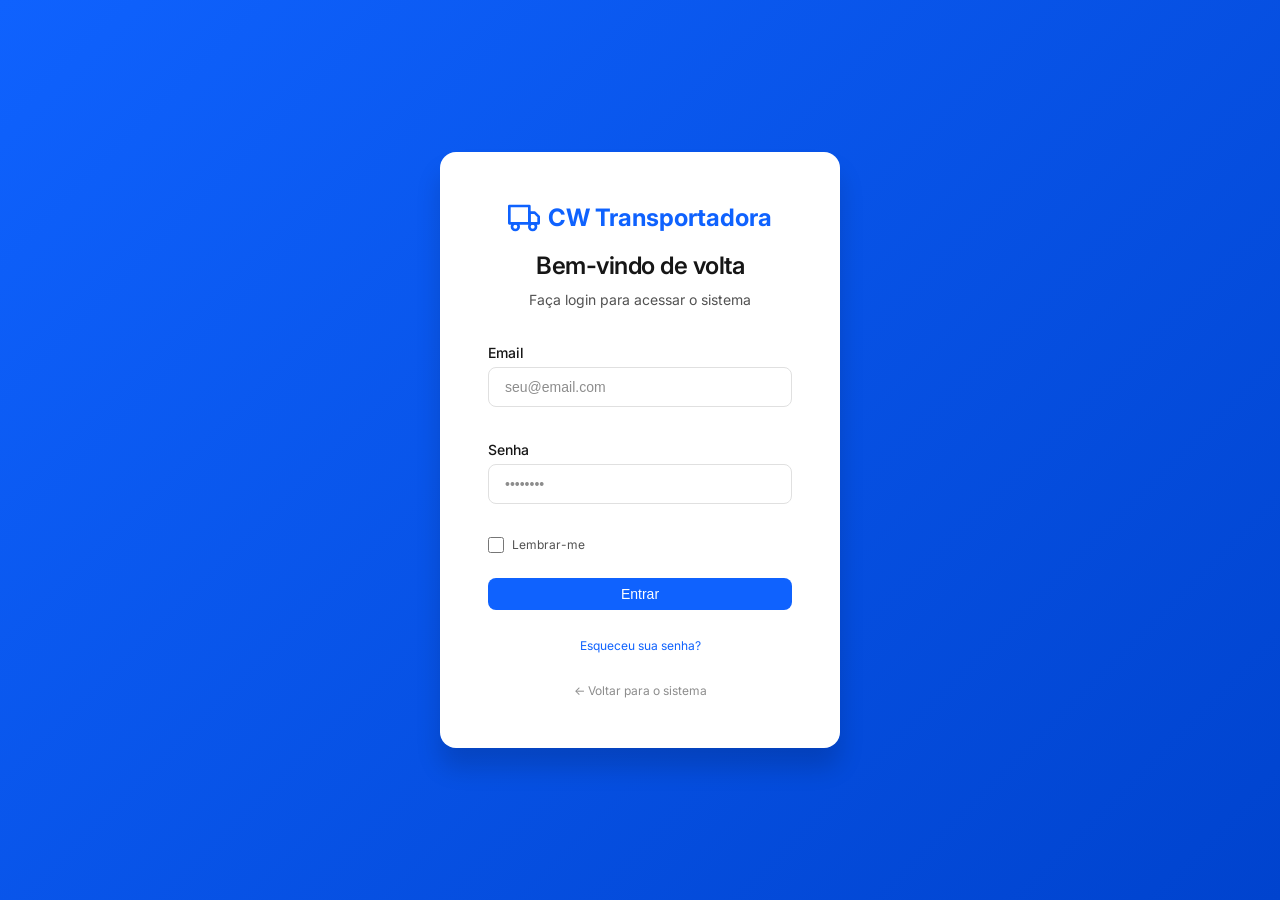
<file: mockups/cw-transportadora-redesign/login.html>
<!DOCTYPE html>
<html lang="pt-BR">
<head>
  <meta charset="UTF-8">
  <meta name="viewport" content="width=device-width, initial-scale=1.0">
  <title>Login - CW Transportadora</title>
  <link rel="preconnect" href="https://fonts.googleapis.com">
  <link rel="preconnect" href="https://fonts.gstatic.com" crossorigin>
  <link href="https://fonts.googleapis.com/css2?family=Inter:wght@400;500;600;700&family=JetBrains+Mono:wght@400&display=swap" rel="stylesheet">
  <link rel="stylesheet" href="css/styles.css">
  <style>
    .login-container {
      min-height: 100vh;
      display: flex;
      align-items: center;
      justify-content: center;
      background: linear-gradient(135deg, var(--color-primary) 0%, var(--color-primary-dark) 100%);
      padding: var(--spacing-lg);
    }
    
    .login-card {
      background: var(--color-card);
      border-radius: var(--radius-xl);
      padding: var(--spacing-2xl);
      width: 100%;
      max-width: 400px;
      box-shadow: var(--shadow-xl);
    }
    
    .login-header {
      text-align: center;
      margin-bottom: var(--spacing-xl);
    }
    
    .login-logo {
      display: flex;
      align-items: center;
      justify-content: center;
      gap: var(--spacing-sm);
      font-size: 24px;
      font-weight: var(--font-weight-bold);
      color: var(--color-primary);
      margin-bottom: var(--spacing-md);
    }
    
    .login-logo svg {
      width: 32px;
      height: 32px;
    }
    
    .login-title {
      font-size: var(--font-size-h2);
      font-weight: var(--font-weight-semibold);
      color: var(--color-text-primary);
      margin-bottom: var(--spacing-sm);
    }
    
    .login-subtitle {
      font-size: var(--font-size-body);
      color: var(--color-text-secondary);
    }
    
    .login-form {
      display: flex;
      flex-direction: column;
      gap: var(--spacing-md);
    }
    
    .login-footer {
      margin-top: var(--spacing-lg);
      text-align: center;
    }
    
    .login-footer a {
      color: var(--color-primary);
      text-decoration: none;
      font-size: var(--font-size-small);
    }
    
    .login-footer a:hover {
      text-decoration: underline;
    }
    
    .remember-me {
      display: flex;
      align-items: center;
      gap: var(--spacing-sm);
    }
    
    .remember-me input {
      width: 16px;
      height: 16px;
    }
    
    .remember-me label {
      font-size: var(--font-size-small);
      color: var(--color-text-secondary);
    }
  </style>
</head>
<body>
  <div class="login-container">
    <div class="login-card">
      <div class="login-header">
        <div class="login-logo">
          <svg viewBox="0 0 24 24" fill="none" stroke="currentColor" stroke-width="2" stroke-linecap="round" stroke-linejoin="round">
            <rect x="1" y="3" width="15" height="13"></rect>
            <polygon points="16 8 20 8 23 11 23 16 16 16 16 8"></polygon>
            <circle cx="5.5" cy="18.5" r="2.5"></circle>
            <circle cx="18.5" cy="18.5" r="2.5"></circle>
          </svg>
          CW Transportadora
        </div>
        <h1 class="login-title">Bem-vindo de volta</h1>
        <p class="login-subtitle">Faça login para acessar o sistema</p>
      </div>
      
      <form class="login-form">
        <div class="form-group">
          <label class="form-label">Email</label>
          <input type="email" class="form-input" placeholder="seu@email.com" required>
        </div>
        
        <div class="form-group">
          <label class="form-label">Senha</label>
          <input type="password" class="form-input" placeholder="••••••••" required>
        </div>
        
        <div class="remember-me">
          <input type="checkbox" id="remember">
          <label for="remember">Lembrar-me</label>
        </div>
        
        <button type="submit" class="btn btn-primary" style="margin-top: var(--spacing-sm);">Entrar</button>
      </form>
      
      <div class="login-footer">
        <a href="#">Esqueceu sua senha?</a>
      </div>
      
      <div style="text-align: center; margin-top: var(--spacing-lg);">
        <a href="index.html" style="color: var(--color-text-tertiary); text-decoration: none; font-size: var(--font-size-small);">
          ← Voltar para o sistema
        </a>
      </div>
    </div>
  </div>
</body>
</html>
</file>
<file: mockups/cw-transportadora-redesign/css/styles.css>
/* CW Transportadora - Enhanced Stylesheet */

/* ===== CSS Custom Properties ===== */
:root {
  /* Primary Colors */
  --color-primary: #0F62FE;
  --color-primary-dark: #0043CE;
  --color-primary-light: #4589FF;

  /* Neutral Colors - Light Mode */
  --color-background: #FFFFFF;
  --color-surface: #F4F4F4;
  --color-surface-dark: #E0E0E0;
  --color-card: #FFFFFF;
  --color-border: #E0E0E0;
  --color-border-light: #F4F4F4;

  /* Text Colors - Light Mode */
  --color-text-primary: #161616;
  --color-text-secondary: #525252;
  --color-text-tertiary: #8D8D8D;

  /* Status Colors */
  --color-success: #198038;
  --color-warning: #F1C21B;
  --color-error: #DA1E28;
  --color-info: #0F62FE;

  /* Accent Colors */
  --color-accent-1: #8A3FFC;
  --color-accent-2: #009D9A;
  --color-accent-3: #FF7323;

  /* Gradients */
  --gradient-primary: linear-gradient(135deg, #667eea 0%, #764ba2 100%);
  --gradient-secondary: linear-gradient(135deg, #f093fb 0%, #f5576c 100%);
  --gradient-success: linear-gradient(135deg, #4facfe 0%, #00f2fe 100%);
  --gradient-warning: linear-gradient(135deg, #fa709a 0%, #fee140 100%);
  --gradient-info: linear-gradient(135deg, #a8edea 0%, #fed6e3 100%);
  --gradient-purple: linear-gradient(135deg, #ff9a9e 0%, #fecfef 100%);

  /* Typography */
  --font-family-primary: 'Inter', -apple-system, BlinkMacSystemFont, 'Segoe UI', Roboto, sans-serif;
  --font-family-secondary: 'JetBrains Mono', 'Fira Code', 'Consolas', monospace;
  --font-size-h1: 32px;
  --font-size-h2: 24px;
  --font-size-h3: 18px;
  --font-size-body: 14px;
  --font-size-small: 12px;
  --font-size-caption: 11px;
  --font-weight-regular: 400;
  --font-weight-medium: 500;
  --font-weight-semibold: 600;
  --font-weight-bold: 700;

  /* Spacing */
  --spacing-xs: 4px;
  --spacing-sm: 8px;
  --spacing-md: 16px;
  --spacing-lg: 24px;
  --spacing-xl: 32px;
  --spacing-2xl: 48px;
  --spacing-3xl: 64px;

  /* Border Radius */
  --radius-sm: 4px;
  --radius-md: 8px;
  --radius-lg: 12px;
  --radius-xl: 16px;
  --radius-full: 9999px;

  /* Shadows */
  --shadow-sm: 0 1px 2px rgba(0, 0, 0, 0.05);
  --shadow-md: 0 4px 6px rgba(0, 0, 0, 0.07);
  --shadow-lg: 0 10px 15px rgba(0, 0, 0, 0.1);
  --shadow-xl: 0 20px 25px rgba(0, 0, 0, 0.15);

  /* Transitions */
  --transition-fast: 150ms ease;
  --transition-normal: 250ms ease;
  --transition-slow: 350ms ease;

  /* Layout */
  --sidebar-width: 260px;
  --sidebar-collapsed-width: 64px;
  --header-height: 64px;

  /* Z-Index */
  --z-dropdown: 1000;
  --z-sticky: 1020;
  --z-fixed: 1030;
  --z-modal-backdrop: 1040;
  --z-modal: 1050;
}

/* Dark Mode */
.dark-mode {
  --color-background: #161616;
  --color-surface: #262626;
  --color-surface-dark: #353535;
  --color-card: #262626;
  --color-border: #393939;
  --color-border-light: #353535;
  --color-text-primary: #FFFFFF;
  --color-text-secondary: #C6C6C6;
  --color-text-tertiary: #8D8D8D;
}

/* ===== Reset & Base Styles ===== */
* {
  margin: 0;
  padding: 0;
  box-sizing: border-box;
}

html {
  font-size: 16px;
  -webkit-font-smoothing: antialiased;
  -moz-osx-font-smoothing: grayscale;
}

body {
  font-family: var(--font-family-primary);
  font-size: var(--font-size-body);
  line-height: 1.5;
  color: var(--color-text-primary);
  background-color: var(--color-background);
  overflow-x: hidden;
}

/* ===== Typography ===== */
h1 {
  font-size: var(--font-size-h1);
  font-weight: var(--font-weight-bold);
  letter-spacing: -0.5px;
  line-height: 1.2;
  margin-bottom: var(--spacing-md);
}

h2 {
  font-size: var(--font-size-h2);
  font-weight: var(--font-weight-semibold);
  letter-spacing: -0.25px;
  line-height: 1.2;
  margin-bottom: var(--spacing-md);
}

h3 {
  font-size: var(--font-size-h3);
  font-weight: var(--font-weight-semibold);
  line-height: 1.3;
  margin-bottom: var(--spacing-sm);
}

p {
  margin-bottom: var(--spacing-md);
}

small {
  font-size: var(--font-size-small);
  color: var(--color-text-secondary);
}

.text-secondary {
  color: var(--color-text-secondary);
}

.text-tertiary {
  color: var(--color-text-tertiary);
}

.font-mono {
  font-family: var(--font-family-secondary);
}

/* ===== Layout ===== */
.app-container {
  display: flex;
  min-height: 100vh;
}

/* Sidebar */
.sidebar {
  width: var(--sidebar-width);
  height: 100vh;
  background-color: var(--color-card);
  border-right: 1px solid var(--color-border);
  position: fixed;
  left: 0;
  top: 0;
  overflow-y: auto;
  z-index: var(--z-fixed);
  transition: width var(--transition-normal);
}

.sidebar-header {
  height: var(--header-height);
  display: flex;
  align-items: center;
  padding: 0 var(--spacing-lg);
  border-bottom: 1px solid var(--color-border);
}

.sidebar-logo {
  font-size: 20px;
  font-weight: var(--font-weight-bold);
  color: var(--color-primary);
  display: flex;
  align-items: center;
  gap: var(--spacing-sm);
}

.sidebar-nav {
  padding: var(--spacing-lg) var(--spacing-md);
}

.nav-section {
  margin-bottom: var(--spacing-lg);
}

.nav-section-title {
  font-size: var(--font-size-small);
  font-weight: var(--font-weight-semibold);
  color: var(--color-text-tertiary);
  text-transform: uppercase;
  letter-spacing: 0.5px;
  padding: var(--spacing-xs) var(--spacing-sm);
  margin-bottom: var(--spacing-sm);
}

.nav-item {
  display: flex;
  align-items: center;
  gap: var(--spacing-sm);
  padding: var(--spacing-sm) var(--spacing-md);
  border-radius: var(--radius-md);
  color: var(--color-text-secondary);
  text-decoration: none;
  transition: all var(--transition-fast);
  cursor: pointer;
  font-size: var(--font-size-body);
}

.nav-item:hover {
  background-color: var(--color-surface);
  color: var(--color-text-primary);
}

.nav-item.active {
  background-color: var(--color-primary);
  color: white;
}

.nav-item svg {
  width: 20px;
  height: 20px;
  flex-shrink: 0;
}

/* Main Content */
.main-content {
  flex: 1;
  margin-left: var(--sidebar-width);
  display: flex;
  flex-direction: column;
  min-height: 100vh;
}

/* Header */
.header {
  height: var(--header-height);
  background-color: var(--color-card);
  border-bottom: 1px solid var(--color-border);
  display: flex;
  align-items: center;
  justify-content: space-between;
  padding: 0 var(--spacing-lg);
  position: sticky;
  top: 0;
  z-index: var(--z-sticky);
}

.header-left {
  display: flex;
  align-items: center;
  gap: var(--spacing-md);
}

.breadcrumb {
  display: flex;
  align-items: center;
  gap: var(--spacing-sm);
  font-size: var(--font-size-small);
  color: var(--color-text-secondary);
}

.breadcrumb-item {
  color: var(--color-text-secondary);
  text-decoration: none;
}

.breadcrumb-item:hover {
  color: var(--color-primary);
}

.breadcrumb-separator {
  color: var(--color-text-tertiary);
}

.header-right {
  display: flex;
  align-items: center;
  gap: var(--spacing-md);
}

.search-bar {
  display: flex;
  align-items: center;
  gap: var(--spacing-sm);
  background-color: var(--color-surface);
  border: 1px solid var(--color-border);
  border-radius: var(--radius-md);
  padding: var(--spacing-sm) var(--spacing-md);
  width: 300px;
}

.search-bar input {
  border: none;
  background: transparent;
  font-size: var(--font-size-body);
  color: var(--color-text-primary);
  width: 100%;
  outline: none;
}

.search-bar input::placeholder {
  color: var(--color-text-tertiary);
}

.search-bar svg {
  width: 16px;
  height: 16px;
  color: var(--color-text-tertiary);
}

.header-actions {
  display: flex;
  align-items: center;
  gap: var(--spacing-sm);
}

.icon-button {
  display: flex;
  align-items: center;
  justify-content: center;
  width: 40px;
  height: 40px;
  border: none;
  background: transparent;
  border-radius: var(--radius-md);
  cursor: pointer;
  color: var(--color-text-secondary);
  transition: all var(--transition-fast);
}

.icon-button:hover {
  background-color: var(--color-surface);
  color: var(--color-text-primary);
}

.icon-button svg {
  width: 20px;
  height: 20px;
}

.user-menu {
  display: flex;
  align-items: center;
  gap: var(--spacing-sm);
  padding: var(--spacing-xs) var(--spacing-sm);
  border-radius: var(--radius-md);
  cursor: pointer;
  transition: background-color var(--transition-fast);
}

.user-menu:hover {
  background-color: var(--color-surface);
}

.user-avatar {
  width: 32px;
  height: 32px;
  border-radius: var(--radius-full);
  background-color: var(--color-primary);
  color: white;
  display: flex;
  align-items: center;
  justify-content: center;
  font-weight: var(--font-weight-semibold);
  font-size: var(--font-size-small);
}

.user-name {
  font-size: var(--font-size-body);
  font-weight: var(--font-weight-medium);
  color: var(--color-text-primary);
}

/* Page Content */
.page-content {
  flex: 1;
  padding: var(--spacing-xl);
  background-color: var(--color-surface);
  overflow-y: auto;
}

.page-header {
  margin-bottom: var(--spacing-xl);
}

.page-title {
  font-size: var(--font-size-h2);
  font-weight: var(--font-weight-semibold);
  color: var(--color-text-primary);
  margin-bottom: var(--spacing-sm);
}

.page-description {
  font-size: var(--font-size-body);
  color: var(--color-text-secondary);
}

/* ===== Components ===== */

/* Cards */
.card {
  background-color: var(--color-card);
  border: 1px solid var(--color-border);
  border-radius: var(--radius-lg);
  padding: var(--spacing-lg);
  box-shadow: var(--shadow-sm);
  transition: box-shadow var(--transition-normal);
}

.card:hover {
  box-shadow: var(--shadow-md);
}

.card-header {
  display: flex;
  align-items: center;
  justify-content: space-between;
  margin-bottom: var(--spacing-md);
}

.card-title {
  font-size: var(--font-size-h3);
  font-weight: var(--font-weight-semibold);
  color: var(--color-text-primary);
}

.card-body {
  flex: 1;
}

.card-footer {
  margin-top: var(--spacing-md);
  padding-top: var(--spacing-md);
  border-top: 1px solid var(--color-border-light);
}

/* Grid System */
.grid {
  display: grid;
  gap: var(--spacing-lg);
}

.grid-2 {
  grid-template-columns: repeat(2, 1fr);
}

.grid-3 {
  grid-template-columns: repeat(3, 1fr);
}

.grid-4 {
  grid-template-columns: repeat(4, 1fr);
}

.grid-6 {
  grid-template-columns: repeat(6, 1fr);
}

.grid-12 {
  grid-template-columns: repeat(12, 1fr);
}

/* KPI Cards */
.kpi-card {
  background-color: var(--color-card);
  border: 1px solid var(--color-border);
  border-radius: var(--radius-lg);
  padding: var(--spacing-lg);
  box-shadow: var(--shadow-sm);
}

.kpi-value {
  font-size: 28px;
  font-weight: var(--font-weight-bold);
  color: var(--color-text-primary);
  margin-bottom: var(--spacing-xs);
  font-family: var(--font-family-secondary);
}

.kpi-label {
  font-size: var(--font-size-small);
  color: var(--color-text-secondary);
  margin-bottom: var(--spacing-sm);
}

.kpi-trend {
  display: inline-flex;
  align-items: center;
  gap: var(--spacing-xs);
  font-size: var(--font-size-small);
  font-weight: var(--font-weight-medium);
}

.kpi-trend.positive {
  color: var(--color-success);
}

.kpi-trend.negative {
  color: var(--color-error);
}

.kpi-trend svg {
  width: 16px;
  height: 16px;
}

/* Buttons */
.btn {
  display: inline-flex;
  align-items: center;
  justify-content: center;
  gap: var(--spacing-sm);
  padding: var(--spacing-sm) var(--spacing-md);
  border: none;
  border-radius: var(--radius-md);
  font-size: var(--font-size-body);
  font-weight: var(--font-weight-medium);
  cursor: pointer;
  transition: all var(--transition-fast);
  text-decoration: none;
}

.btn-sm {
  padding: var(--spacing-xs) var(--spacing-sm);
  font-size: var(--font-size-small);
}

.btn-lg {
  padding: var(--spacing-md) var(--spacing-lg);
  font-size: var(--font-size-body);
}

.btn-primary {
  background-color: var(--color-primary);
  color: white;
}

.btn-primary:hover {
  background-color: var(--color-primary-dark);
}

.btn-secondary {
  background-color: var(--color-surface);
  color: var(--color-text-primary);
  border: 1px solid var(--color-border);
}

.btn-secondary:hover {
  background-color: var(--color-surface-dark);
}

.btn-outline {
  background-color: transparent;
  color: var(--color-primary);
  border: 1px solid var(--color-primary);
}

.btn-outline:hover {
  background-color: var(--color-primary);
  color: white;
}

.btn-ghost {
  background-color: transparent;
  color: var(--color-text-secondary);
}

.btn-ghost:hover {
  background-color: var(--color-surface);
  color: var(--color-text-primary);
}

.btn:disabled {
  opacity: 0.5;
  cursor: not-allowed;
}

/* Forms */
.form-group {
  margin-bottom: var(--spacing-md);
}

.form-label {
  display: block;
  font-size: var(--font-size-body);
  font-weight: var(--font-weight-medium);
  color: var(--color-text-primary);
  margin-bottom: var(--spacing-xs);
}

.form-input {
  width: 100%;
  height: 40px;
  padding: 0 var(--spacing-md);
  border: 1px solid var(--color-border);
  border-radius: var(--radius-md);
  font-size: var(--font-size-body);
  color: var(--color-text-primary);
  background-color: var(--color-card);
  transition: border-color var(--transition-fast);
}

.form-input:focus {
  outline: none;
  border-color: var(--color-primary);
  box-shadow: 0 0 0 3px rgba(15, 98, 254, 0.1);
}

.form-input::placeholder {
  color: var(--color-text-tertiary);
}

.form-select {
  width: 100%;
  height: 40px;
  padding: 0 var(--spacing-md);
  border: 1px solid var(--color-border);
  border-radius: var(--radius-md);
  font-size: var(--font-size-body);
  color: var(--color-text-primary);
  background-color: var(--color-card);
  cursor: pointer;
}

.form-textarea {
  width: 100%;
  padding: var(--spacing-md);
  border: 1px solid var(--color-border);
  border-radius: var(--radius-md);
  font-size: var(--font-size-body);
  color: var(--color-text-primary);
  background-color: var(--color-card);
  resize: vertical;
  min-height: 100px;
  font-family: var(--font-family-primary);
}

/* Tables */
.table-container {
  overflow-x: auto;
  border: 1px solid var(--color-border);
  border-radius: var(--radius-lg);
  background-color: var(--color-card);
}

.table {
  width: 100%;
  border-collapse: collapse;
}

.table th,
.table td {
  padding: var(--spacing-md);
  text-align: left;
  border-bottom: 1px solid var(--color-border-light);
}

.table th {
  font-size: var(--font-size-small);
  font-weight: var(--font-weight-semibold);
  color: var(--color-text-secondary);
  text-transform: uppercase;
  letter-spacing: 0.5px;
  background-color: var(--color-surface);
}

.table td {
  font-size: var(--font-size-body);
  color: var(--color-text-primary);
}

.table tr:hover {
  background-color: var(--color-surface);
}

.table tr:last-child td {
  border-bottom: none;
}

/* Status Badges */
.badge {
  display: inline-flex;
  align-items: center;
  gap: var(--spacing-xs);
  padding: var(--spacing-xs) var(--spacing-sm);
  border-radius: var(--radius-full);
  font-size: var(--font-size-small);
  font-weight: var(--font-weight-medium);
}

.badge-success {
  background-color: rgba(25, 128, 56, 0.1);
  color: var(--color-success);
}

.badge-warning {
  background-color: rgba(241, 194, 27, 0.1);
  color: var(--color-warning);
}

.badge-error {
  background-color: rgba(218, 30, 40, 0.1);
  color: var(--color-error);
}

.badge-info {
  background-color: rgba(15, 98, 254, 0.1);
  color: var(--color-info);
}

.badge-primary {
  background-color: rgba(15, 98, 254, 0.1);
  color: var(--color-primary);
}

/* Tabs */
.tabs {
  display: flex;
  gap: var(--spacing-xs);
  border-bottom: 1px solid var(--color-border);
  margin-bottom: var(--spacing-lg);
}

.tab {
  padding: var(--spacing-sm) var(--spacing-md);
  border: none;
  background: transparent;
  font-size: var(--font-size-body);
  font-weight: var(--font-weight-medium);
  color: var(--color-text-secondary);
  cursor: pointer;
  border-bottom: 2px solid transparent;
  transition: all var(--transition-fast);
}

.tab:hover {
  color: var(--color-text-primary);
}

.tab.active {
  color: var(--color-primary);
  border-bottom-color: var(--color-primary);
}

/* Filters */
.filters {
  display: flex;
  align-items: center;
  gap: var(--spacing-md);
  margin-bottom: var(--spacing-lg);
  flex-wrap: wrap;
}

.filter-group {
  display: flex;
  align-items: center;
  gap: var(--spacing-sm);
}

/* Actions */
.actions {
  display: flex;
  gap: var(--spacing-sm);
}

/* Charts Placeholder */
.chart-placeholder {
  width: 100%;
  height: 300px;
  background-color: var(--color-surface);
  border-radius: var(--radius-md);
  display: flex;
  align-items: center;
  justify-content: center;
  color: var(--color-text-tertiary);
  font-size: var(--font-size-small);
}

/* Responsive */
@media (max-width: 1024px) {
  .grid-4 {
    grid-template-columns: repeat(2, 1fr);
  }
  
  .grid-6 {
    grid-template-columns: repeat(3, 1fr);
  }
}

@media (max-width: 768px) {
  .sidebar {
    transform: translateX(-100%);
  }
  
  .main-content {
    margin-left: 0;
  }
  
  .grid-2,
  .grid-3,
  .grid-4,
  .grid-6 {
    grid-template-columns: 1fr;
  }
  
  .search-bar {
    display: none;
  }
  
  .header-right {
    gap: var(--spacing-xs);
  }
}

/* Utilities */
.flex {
  display: flex;
}

.flex-col {
  flex-direction: column;
}

.items-center {
  align-items: center;
}

.justify-between {
  justify-content: space-between;
}

.gap-sm {
  gap: var(--spacing-sm);
}

.gap-md {
  gap: var(--spacing-md);
}

.mt-md {
  margin-top: var(--spacing-md);
}

.mb-md {
  margin-bottom: var(--spacing-md);
}

.hidden {
  display: none;
}

/* ===== Enhanced Components ===== */

/* Gradient KPI Cards */
.kpi-card-gradient {
  position: relative;
  overflow: hidden;
  background: linear-gradient(135deg, #ffffff 0%, #f8f9fa 100%);
  border: 1px solid var(--color-border);
  border-radius: var(--radius-lg);
  padding: var(--spacing-lg);
  box-shadow: var(--shadow-sm);
  transition: all var(--transition-normal);
}

.kpi-card-gradient:hover {
  transform: translateY(-2px);
  box-shadow: var(--shadow-lg);
}

.kpi-icon {
  width: 48px;
  height: 48px;
  border-radius: var(--radius-md);
  display: flex;
  align-items: center;
  justify-content: center;
  margin-bottom: var(--spacing-md);
  box-shadow: 0 4px 12px rgba(0, 0, 0, 0.15);
}

/* Elevated Cards */
.card-elevated {
  box-shadow: var(--shadow-md);
  transition: all var(--transition-normal);
}

.card-elevated:hover {
  box-shadow: var(--shadow-lg);
  transform: translateY(-2px);
}

.card-actions {
  display: flex;
  gap: var(--spacing-xs);
}

/* Enhanced Typography Utilities */
.text-secondary {
  color: var(--color-text-secondary);
}

.text-tertiary {
  color: var(--color-text-tertiary);
}

.font-mono {
  font-family: var(--font-family-secondary);
}

/* Enhanced Buttons */
.btn.active {
  background-color: var(--color-primary-dark);
  color: white;
}

/* Enhanced Icon Buttons */
.icon-button {
  display: inline-flex;
  align-items: center;
  justify-content: center;
  width: 36px;
  height: 36px;
  border: none;
  border-radius: var(--radius-md);
  background-color: transparent;
  color: var(--color-text-secondary);
  cursor: pointer;
  transition: all var(--transition-fast);
}

.icon-button:hover {
  background-color: var(--color-surface);
  color: var(--color-text-primary);
}

.icon-button.btn-sm {
  width: 28px;
  height: 28px;
}

/* Enhanced Table Styles */
.table .actions {
  display: flex;
  gap: var(--spacing-xs);
}

.table .icon-button {
  width: 28px;
  height: 28px;
}

/* Enhanced Animations */
@keyframes fadeIn {
  from {
    opacity: 0;
    transform: translateY(10px);
  }
  to {
    opacity: 1;
    transform: translateY(0);
  }
}

.kpi-card,
.card {
  animation: fadeIn 0.3s ease-out;
}

.kpi-card:nth-child(1) { animation-delay: 0.05s; }
.kpi-card:nth-child(2) { animation-delay: 0.1s; }
.kpi-card:nth-child(3) { animation-delay: 0.15s; }
.kpi-card:nth-child(4) { animation-delay: 0.2s; }
.kpi-card:nth-child(5) { animation-delay: 0.25s; }
.kpi-card:nth-child(6) { animation-delay: 0.3s; }

/* Enhanced Chart Container */
.card-body canvas {
  max-height: 200px;
}

/* Enhanced Filters */
.filters .btn {
  flex-shrink: 0;
}

/* Enhanced Form Elements */
.form-select:focus {
  outline: none;
  border-color: var(--color-primary);
  box-shadow: 0 0 0 3px rgba(15, 98, 254, 0.1);
}

.form-textarea:focus {
  outline: none;
  border-color: var(--color-primary);
  box-shadow: 0 0 0 3px rgba(15, 98, 254, 0.1);
}

/* Enhanced Badge Styles */
.badge {
  transition: all var(--transition-fast);
}

.badge:hover {
  transform: scale(1.05);
}

/* Enhanced Tab Styles */
.tab {
  position: relative;
}

.tab::after {
  content: '';
  position: absolute;
  bottom: -1px;
  left: 0;
  right: 0;
  height: 2px;
  background-color: var(--color-primary);
  transform: scaleX(0);
  transition: transform var(--transition-fast);
}

.tab.active::after {
  transform: scaleX(1);
}

/* Enhanced Sidebar */
.sidebar-nav {
  overflow-y: auto;
  scrollbar-width: thin;
  scrollbar-color: var(--color-border-light) transparent;
}

.sidebar-nav::-webkit-scrollbar {
  width: 6px;
}

.sidebar-nav::-webkit-scrollbar-track {
  background: transparent;
}

.sidebar-nav::-webkit-scrollbar-thumb {
  background-color: var(--color-border-light);
  border-radius: 3px;
}

/* Enhanced Header */
.header {
  backdrop-filter: blur(10px);
  background-color: rgba(255, 255, 255, 0.95);
}

.dark-mode .header {
  background-color: rgba(22, 22, 22, 0.95);
}

/* Enhanced Page Content */
.page-content {
  scrollbar-width: thin;
  scrollbar-color: var(--color-border-light) transparent;
}

.page-content::-webkit-scrollbar {
  width: 8px;
}

.page-content::-webkit-scrollbar-track {
  background: transparent;
}

.page-content::-webkit-scrollbar-thumb {
  background-color: var(--color-border-light);
  border-radius: 4px;
}

.page-content::-webkit-scrollbar-thumb:hover {
  background-color: var(--color-border);
}
</file>
